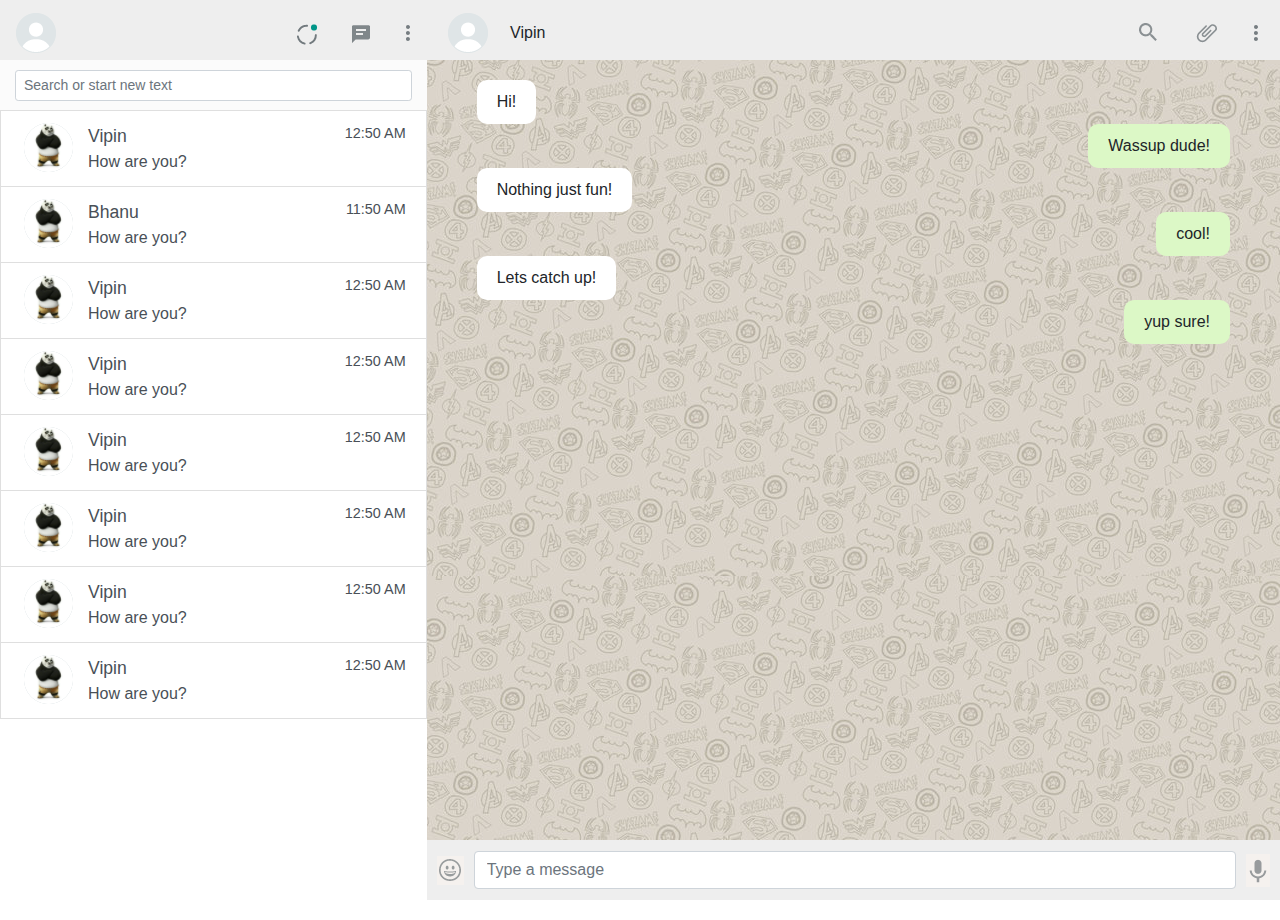
<file: chats/user1.html>
<!doctype html>
<html lang="en">
  <head>
    <!-- Required meta tags -->
    <meta charset="utf-8">
    <meta name="viewport" content="width=device-width, initial-scale=1, user-scalable=0">

    <!-- Bootstrap CSS -->
    <link rel="stylesheet" href="https://maxcdn.bootstrapcdn.com/bootstrap/4.0.0/css/bootstrap.min.css" integrity="sha384-Gn5384xqQ1aoWXA+058RXPxPg6fy4IWvTNh0E263XmFcJlSAwiGgFAW/dAiS6JXm" crossorigin="anonymous">
    <!-- My style -->
    <link rel="stylesheet" href="chat-style.css">
    <title>(1) WhatsApp</title>
  </head>
  <body>
    <div class="container-fluid main">
        <div class="row">
            <div class="col-4 left">
                <div class="row icons">
                    <div class="profile-img">
                        <img src="../img/profile-img.PNG">
                    </div>
                    <div class="utility-icons">
                        <img src="../img/status-icon-img.PNG">
                        <img src="../img/new-chat-icon.PNG">
                        <img src="../img/menu-icon.PNG">
                    </div>
                    
                </div>
                <div class="row search-bar">
                    <div class="col-12">
                       <input type="text" class="form-control form-control-sm" placeholder="Search or start new text">
                    </div>
                </div>
                <div class="row recent-chats">
                    <div class="col-12">
                        <ul class="list-group">
                                <li class="list-group-item list-group-item-action chat-item">
                                    <img src="../img/user1.PNG" class="rounded-circle">
                                    <div class="chat-text">
                                        <div class="chat-head">
                                            <div class="user-name">
                                                <span>Vipin</span>
                                            </div>
                                            <div class="chat-time">
                                                <span class="font-weight-light">12:50 AM</span>    
                                            </div>
                                        </div>
                                        <div class="last-msg font-weight-light">
                                                <span>How are you?</span>
                                        </div>
                                    </div>
                                </li>
                                <li class="list-group-item list-group-item-action chat-item">
                                    <img src="../img/user1.PNG" class="rounded-circle">
                                    <div class="chat-text">
                                        <div class="chat-head">
                                            <div class="user-name">
                                                <span>Bhanu</span>
                                            </div>
                                            <div class="chat-time">
                                                <span class="font-weight-light">11:50 AM</span>    
                                            </div>
                                        </div>
                                        <div class="last-msg font-weight-light">
                                                <span>How are you?</span>
                                        </div>
                                    </div>
                                </li>
                                <li class="list-group-item list-group-item-action chat-item">
                                    <img src="../img/user1.PNG" class="rounded-circle">
                                    <div class="chat-text">
                                        <div class="chat-head">
                                            <div class="user-name">
                                                <span>Vipin</span>
                                            </div>
                                            <div class="chat-time">
                                                <span class="font-weight-light">12:50 AM</span>    
                                            </div>
                                        </div>
                                        <div class="last-msg font-weight-light">
                                                <span>How are you?</span>
                                        </div>
                                    </div>
                                </li>  
                                <li class="list-group-item list-group-item-action chat-item">
                                    <img src="../img/user1.PNG" class="rounded-circle">
                                    <div class="chat-text">
                                        <div class="chat-head">
                                            <div class="user-name">
                                                <span>Vipin</span>
                                            </div>
                                            <div class="chat-time">
                                                <span class="font-weight-light">12:50 AM</span>    
                                            </div>
                                        </div>
                                        <div class="last-msg font-weight-light">
                                                <span>How are you?</span>
                                        </div>
                                    </div>
                                </li>      
                                <li class="list-group-item list-group-item-action chat-item">
                                    <img src="../img/user1.PNG" class="rounded-circle">
                                    <div class="chat-text">
                                        <div class="chat-head">
                                            <div class="user-name">
                                                <span>Vipin</span>
                                            </div>
                                            <div class="chat-time">
                                                <span class="font-weight-light">12:50 AM</span>    
                                            </div>
                                        </div>
                                        <div class="last-msg font-weight-light">
                                                <span>How are you?</span>
                                        </div>
                                    </div>
                                </li>    
                                <li class="list-group-item list-group-item-action chat-item">
                                    <img src="../img/user1.PNG" class="rounded-circle">
                                    <div class="chat-text">
                                        <div class="chat-head">
                                            <div class="user-name">
                                                <span>Vipin</span>
                                            </div>
                                            <div class="chat-time">
                                                <span class="font-weight-light">12:50 AM</span>    
                                            </div>
                                        </div>
                                        <div class="last-msg font-weight-light">
                                                <span>How are you?</span>
                                        </div>
                                    </div>
                                </li>  
                                <li class="list-group-item list-group-item-action chat-item">
                                    <img src="../img/user1.PNG" class="rounded-circle">
                                    <div class="chat-text">
                                        <div class="chat-head">
                                            <div class="user-name">
                                                <span>Vipin</span>
                                            </div>
                                            <div class="chat-time">
                                                <span class="font-weight-light">12:50 AM</span>    
                                            </div>
                                        </div>
                                        <div class="last-msg font-weight-light">
                                                <span>How are you?</span>
                                        </div>
                                    </div>
                                </li>  
                                <li class="list-group-item list-group-item-action chat-item">
                                    <img src="../img/user1.PNG" class="rounded-circle">
                                    <div class="chat-text">
                                        <div class="chat-head">
                                            <div class="user-name">
                                                <span>Vipin</span>
                                            </div>
                                            <div class="chat-time">
                                                <span class="font-weight-light">12:50 AM</span>    
                                            </div>
                                        </div>
                                        <div class="last-msg font-weight-light">
                                                <span>How are you?</span>
                                        </div>
                                    </div>
                                </li>              
                            </ul>
                    </div>
                </div>
            </div>
            <div class="col-8 right">
                <div class="row icons user-info-right">
                    <div class="profile-img">
                        <img src="../img/profile-img.PNG">
                        <span>Vipin</span>
                    </div>
                    <div class="utility-icons">
                        <img src="../img/search-icon.PNG">
                        <img src="../img/attach-icon.PNG">
                        <img src="../img/menu-icon.PNG">
                    </div>
                </div>
                <div class="container">
                    <div class="chat-window">
                        <div class="row user-chat">
                            <div class="msg chat-item-left">
                                <span>Hi! </span>
                            </div>
                        </div>
                        <div class="row my-chat">
                            <div class="msg chat-item-right">
                                <span>Wassup dude!</span>
                            </div>
                        </div>
                        <div class="row user-chat">
                            <div class="msg chat-item-left">
                                <span>Nothing just fun!</span>
                            </div>
                        </div>
                        <div class="row my-chat">
                            <div class="msg chat-item-right">
                                <span>cool!</span>
                            </div>
                        </div>
                        <div class="row user-chat">
                            <div class="msg chat-item-left">
                                <span>Lets catch up!</span>
                            </div>
                        </div>
                        <div class="row my-chat">
                            <div class="msg chat-item-right">
                                <span>yup sure!</span>
                            </div>
                        </div>
                    </div>
                </div>
                <div class="row icons enter-chat">
                    <div>
                        <img src="../img/emoji.PNG">
                    </div>
                    <div class="input-box">
                        <input type="text" class="form-control" placeholder="Type a message">
                    </div>
                    <div>
                        <img src="../img/voice-input.PNG">
                    </div>
                </div>
            </div>
            </div>
        </div>
    </div>

    <!-- Optional JavaScript -->
    <!-- jQuery first, then Popper.js, then Bootstrap JS -->
    <script src="https://code.jquery.com/jquery-3.2.1.slim.min.js" integrity="sha384-KJ3o2DKtIkvYIK3UENzmM7KCkRr/rE9/Qpg6aAZGJwFDMVNA/GpGFF93hXpG5KkN" crossorigin="anonymous"></script>
    <script src="https://cdnjs.cloudflare.com/ajax/libs/popper.js/1.12.9/umd/popper.min.js" integrity="sha384-ApNbgh9B+Y1QKtv3Rn7W3mgPxhU9K/ScQsAP7hUibX39j7fakFPskvXusvfa0b4Q" crossorigin="anonymous"></script>
    <script src="https://maxcdn.bootstrapcdn.com/bootstrap/4.0.0/js/bootstrap.min.js" integrity="sha384-JZR6Spejh4U02d8jOt6vLEHfe/JQGiRRSQQxSfFWpi1MquVdAyjUar5+76PVCmYl" crossorigin="anonymous"></script>
  </body>
</html>
</file>
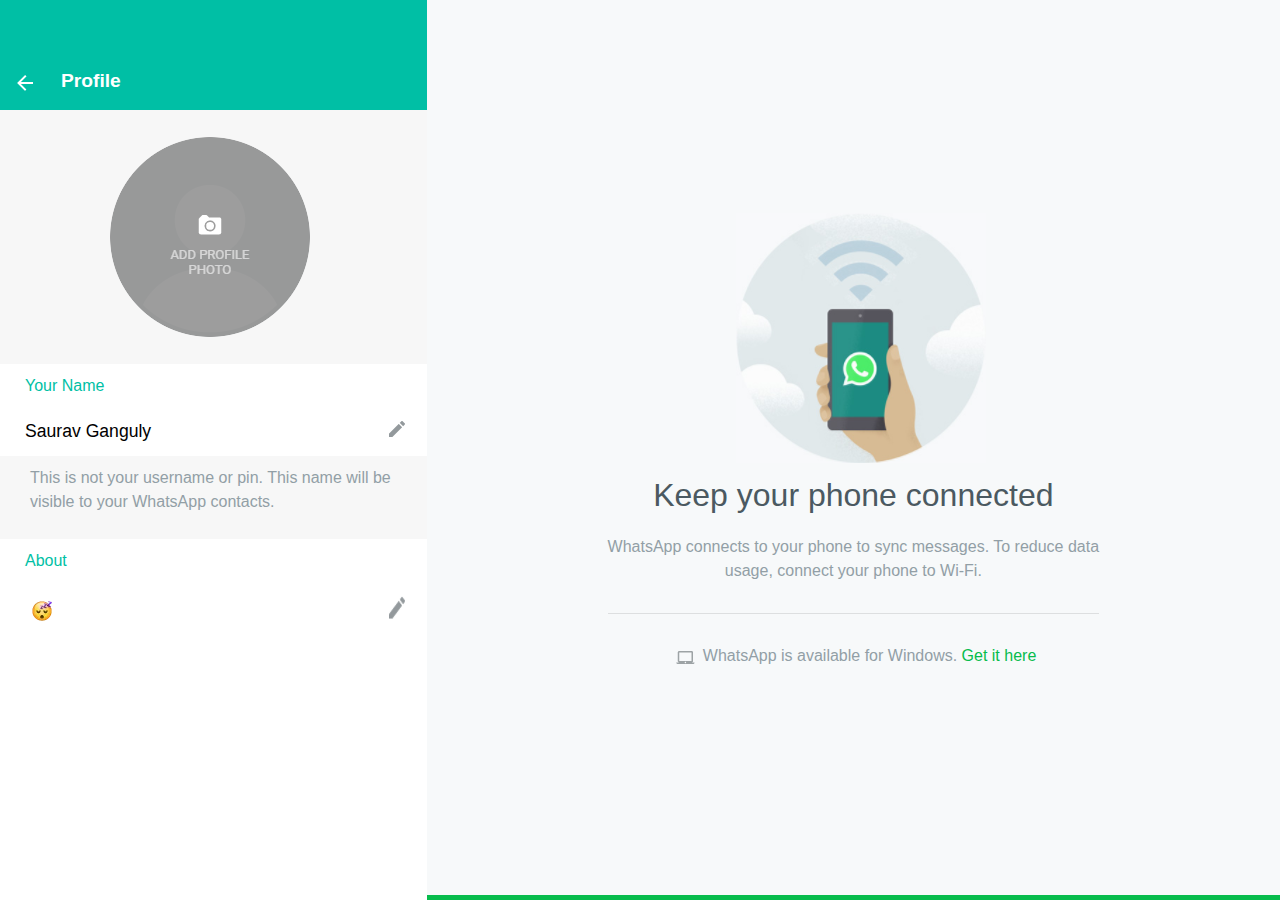
<file: profile-pic/profile-page.html>
<!doctype html>
<html lang="en">
  <head>
    <!-- Required meta tags -->
    <meta charset="utf-8">
    <meta name="viewport" content="width=device-width, initial-scale=1, user-scalable=0">

    <!-- Bootstrap CSS -->
    <link rel="stylesheet" href="https://maxcdn.bootstrapcdn.com/bootstrap/4.0.0/css/bootstrap.min.css" integrity="sha384-Gn5384xqQ1aoWXA+058RXPxPg6fy4IWvTNh0E263XmFcJlSAwiGgFAW/dAiS6JXm" crossorigin="anonymous">
    <!-- My style -->
    <link rel="stylesheet" href="profile-page-style.css">
    <title>(1) WhatsApp</title>
  </head>
  <body>
    <div class="container-fluid main">
        <div class="row">
            <div class="col-4 left">
                <div class="row profile-section-top">
                    <div class="row profile-section-top-text">
                        <img src="../img/back-icon.PNG">
                        <span>Profile</span>
                    </div>
                </div>
                <div class="row profile-section-pic">
                    <img src="../img/profile-img-new.PNG" alt="">
                </div>
                <div class="row profile-section-info">
                    <div class="container-group">
                        <div class="row">
                            <span>Your Name</span>
                        </div>
                        <div class="row push-down">
                            <span>Saurav Ganguly</span>
                            <img src="../img/edit-icon.PNG" alt="">
                        </div>
                    </div>
                </div>
                <div class="row profile-section-warning">
                    <span>This is not your username or pin. This name will be visible to your WhatsApp contacts.</span>
                </div>
                <div class="row  profile-section-about">
                    <div class="container-group">
                        <div class="row">
                            <span>About</span>
                        </div>
                        <div class="row push-down">
                            <span><img src="../img/about-emoji.PNG"></span>
                            <img src="../img/edit-icon.PNG">
                        </div>
                    </div>
                </div>
            </div>
            <div class="col-8 right">
                <div class="text-center">
                    <img src="../img/watsapp-only.PNG" alt="">
                    <p class="main-text font-weight-light">Keep your phone connected</p>
                    <p>
                        WhatsApp connects to your phone to sync messages. To reduce data <br> usage, connect your phone to Wi-Fi.
                    </p>
                    <hr>
                    <p>
                        <img src="../img/computer-icon.PNG" alt="">
                        <span>
                            WhatsApp is available for Windows. 
                            <a href="">Get it here</a>
                        </span>
                    </p>
                    </div>
                </div>
            </div>
        </div>
    </div>

    <!-- Optional JavaScript -->
    <!-- jQuery first, then Popper.js, then Bootstrap JS -->
    <script src="https://code.jquery.com/jquery-3.2.1.slim.min.js" integrity="sha384-KJ3o2DKtIkvYIK3UENzmM7KCkRr/rE9/Qpg6aAZGJwFDMVNA/GpGFF93hXpG5KkN" crossorigin="anonymous"></script>
    <script src="https://cdnjs.cloudflare.com/ajax/libs/popper.js/1.12.9/umd/popper.min.js" integrity="sha384-ApNbgh9B+Y1QKtv3Rn7W3mgPxhU9K/ScQsAP7hUibX39j7fakFPskvXusvfa0b4Q" crossorigin="anonymous"></script>
    <script src="https://maxcdn.bootstrapcdn.com/bootstrap/4.0.0/js/bootstrap.min.js" integrity="sha384-JZR6Spejh4U02d8jOt6vLEHfe/JQGiRRSQQxSfFWpi1MquVdAyjUar5+76PVCmYl" crossorigin="anonymous"></script>
  </body>
</html>
</file>
<file: chats/chat-style.css>
*{
    padding : 0px;
    margin : 0px;
}
body{
    margin: 0px;
    padding: 0px;
    overflow: hidden;
}
.left{
    height : 100vh;
}
.right{
    height : 100vh;
    background: url("../img/wtasapp-background.jpg");
    display : flex;
    flex-direction: column;
}
.icons{
    height : 60px;
    background: #EEEEEE;
    display: flex;
    align-items : center;
    justify-content: space-between;
}
.icons img{
    display: inline-block;
    margin : 10px;
}
.search-bar{
    height: 50px;
    background: #FBFBFB;
    display: flex;
    align-items : center;
}
.recent-chats{
    overflow-y: scroll;
    height: 90vh;
}
.recent-chats .col-12{
    padding : 0px;
}
.list-group-item{
    padding : 6px 20px;
}
.list-group-item:first-child{
    border-radius: 0px;
}
.list-group-item:last-child{
    border-radius: 0px;
}
.chat-item{
    display: flex;
    align-items: center;
}
.chat-text{
    display: flex;
    margin-left: 10px;
    flex-direction: column;
    width: 100%;
}
.user-name{
    align-self: flex-start;
    font-size: 1.1em;
}
.chat-head{
    display: flex;
    justify-content: space-between;
}
.chat-time{
    font-size: 0.9em;
}
.right .main-text{
    font-size: 2em;
}
.main-text{
    color : #4b5961;
}
.right a{
    color : #07bc4c
}
.right a:hover{
    text-decoration: none;
}
hr{
    margin: 30px 0;
}
.user-info-right{
    padding : 0 20px;
}
.msg{
    padding : 10px 20px;
    border-radius: 10px;
}
.my-chat{
    display: flex;
    justify-content: flex-end;
}
.chat-item-left{
    background: #FFFFFF;
}
.chat-item-right{
    background: #DCF8C6;
}
.enter-chat{
    margin: auto 0 0 0;
}
.col-8{
    padding-right : 0px;
    padding-left : 0px;
}
.enter-chat{
    justify-content : flex-start;
}
.enter-chat .input-box{
    flex-grow: 3;
}
.chat-window{
    padding : 20px 50px;
}
</file>
<file: profile-pic/profile-page-style.css>
body{
    margin: 0px;
    padding: 0px;
    overflow: hidden;
}
.left{
    height : 100vh;
}
.right{
    height : 100vh;
    background: #F7F9FA;
    display: flex;
    justify-content: center;
    align-items: center;
    color : #929fa6;
    border-bottom: #07bc4c solid 5px;
}
.icons{
    height : 60px;
    background: #EEEEEE;
    display: flex;
    align-items : center;
    justify-content: space-between;
}
.icons img{
    display: inline-block;
    margin : 10px;
}
.search-bar{
    height: 50px;
    background: #FBFBFB;
    display: flex;
    align-items : center;
}
.recent-chats{
    overflow-y: scroll;
    height: 90vh;
}
.recent-chats .col-12{
    padding : 0px;
}
.list-group-item{
    padding : 6px 20px;
}
.list-group-item:first-child{
    border-radius: 0px;
}
.list-group-item:last-child{
    border-radius: 0px;
}
.chat-item{
    display: flex;
    align-items: center;
}
.chat-text{
    display: flex;
    margin-left: 10px;
    flex-direction: column;
    width: 100%;
}
.user-name{
    align-self: flex-start;
    font-size: 1.1em;
}
.chat-head{
    display: flex;
    justify-content: space-between;
}
.chat-time{
    font-size: 0.9em;
}
.right .main-text{
    font-size: 2em;
}
.main-text{
    color : #4b5961;
}
.right a{
    color : #07bc4c
}
.right a:hover{
    text-decoration: none;
}
hr{
    margin: 30px 0;
}
.chat-window{
    margin : 50px 100px 0 100px;
}
.profile-section-top{
    height: 110px;
    background: #00BFA5;
    display: flex;
    align-items: flex-end;
}
.profile-section-top-text{
    margin: 10px;
    font-size: 1.2rem;
    color: #ffffff;
    font-weight: bold;
}
.profile-section-top-text span{
    margin-left : 20px;
}
.profile-section-pic{
    height: 254px;
    background: #F7F7F7;
}
.profile-section-pic{
    display: flex;
    align-items: center;
    justify-content: center;
}
.profile-section-info{
    height: 92px;
}
.container-group{
    margin : 10px 0 10px 40px ;
    height: 100%;
    width: 100%;
    color : #00BFA5;
}
.push-down{
    width: 100%;
    color : #000;
    font-size: 1.1em;
    margin-top: 20px;
    display: flex;
    justify-content: space-between;
}
.profile-section-warning{
    height: 83px;
    background: #F7F7F7;
}
.profile-section-warning span{
    margin: 10px 30px;
    color : #929fa6;
}
</file>
